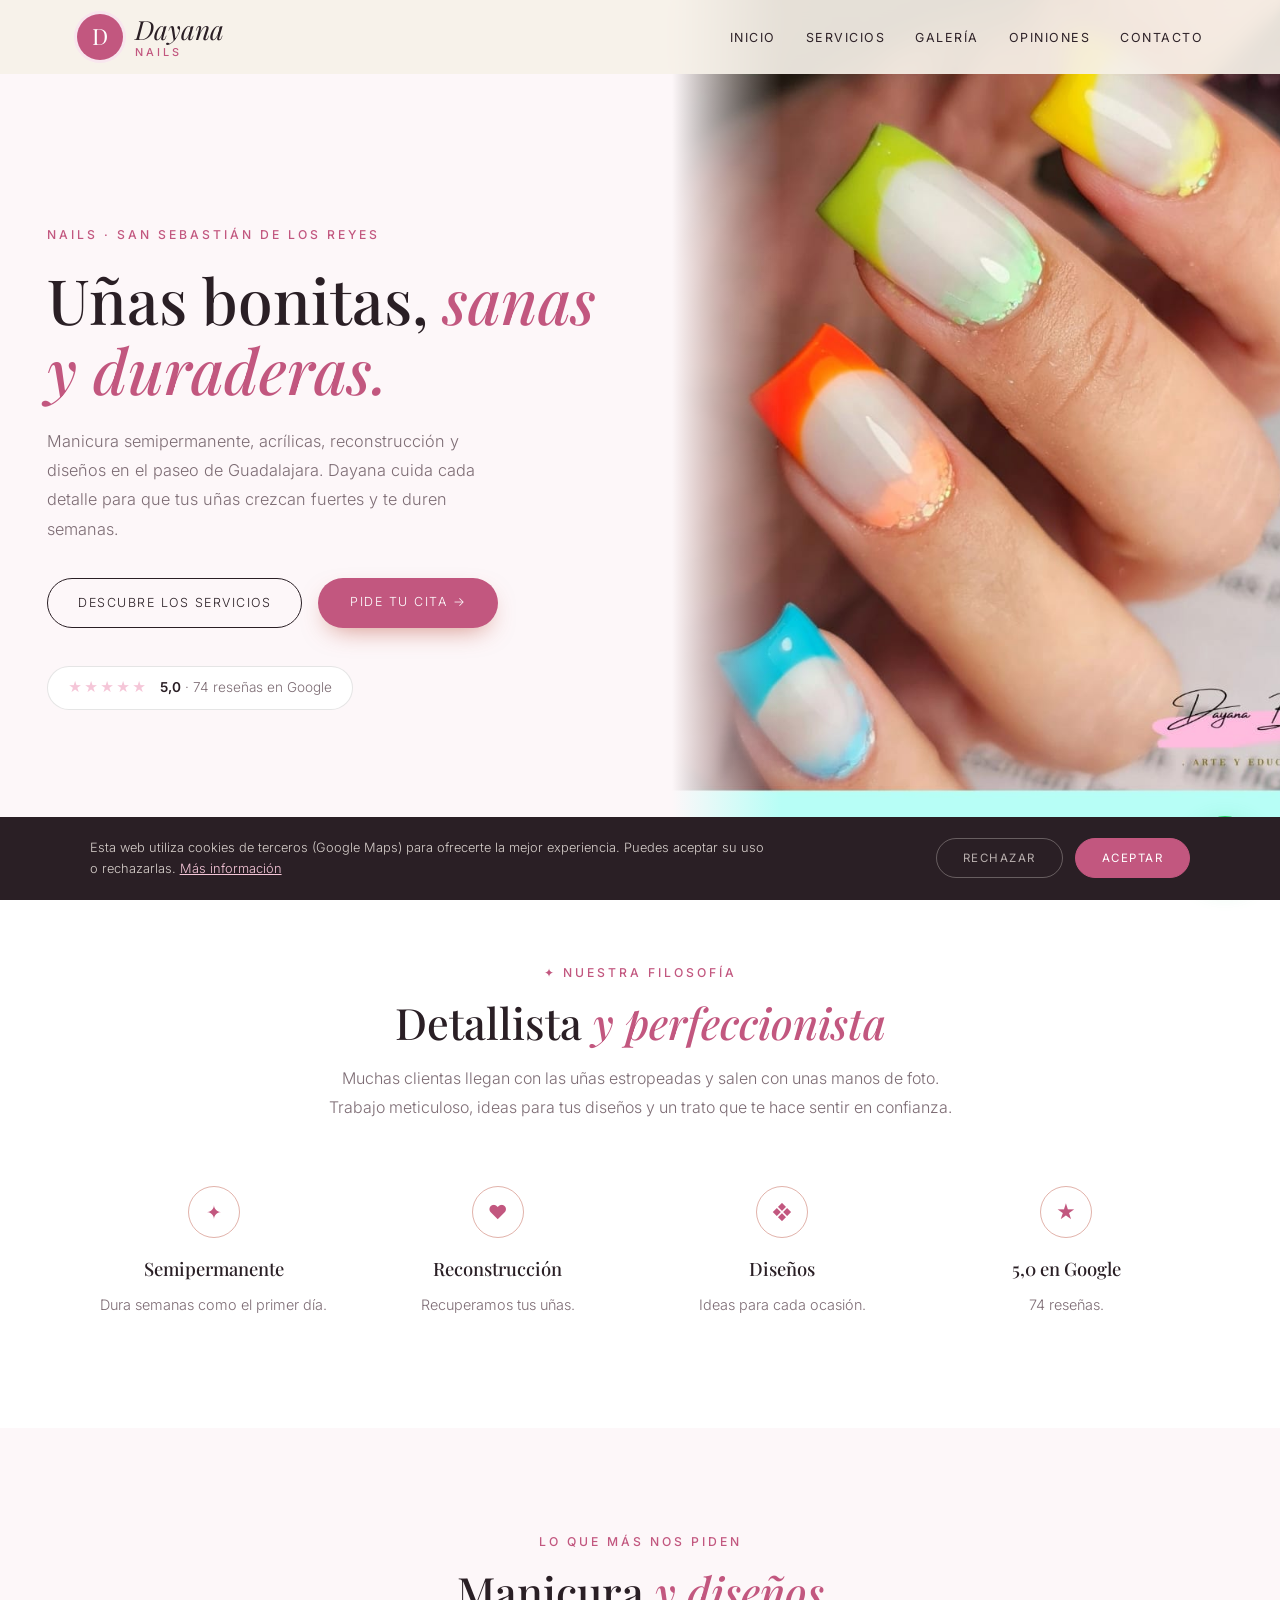
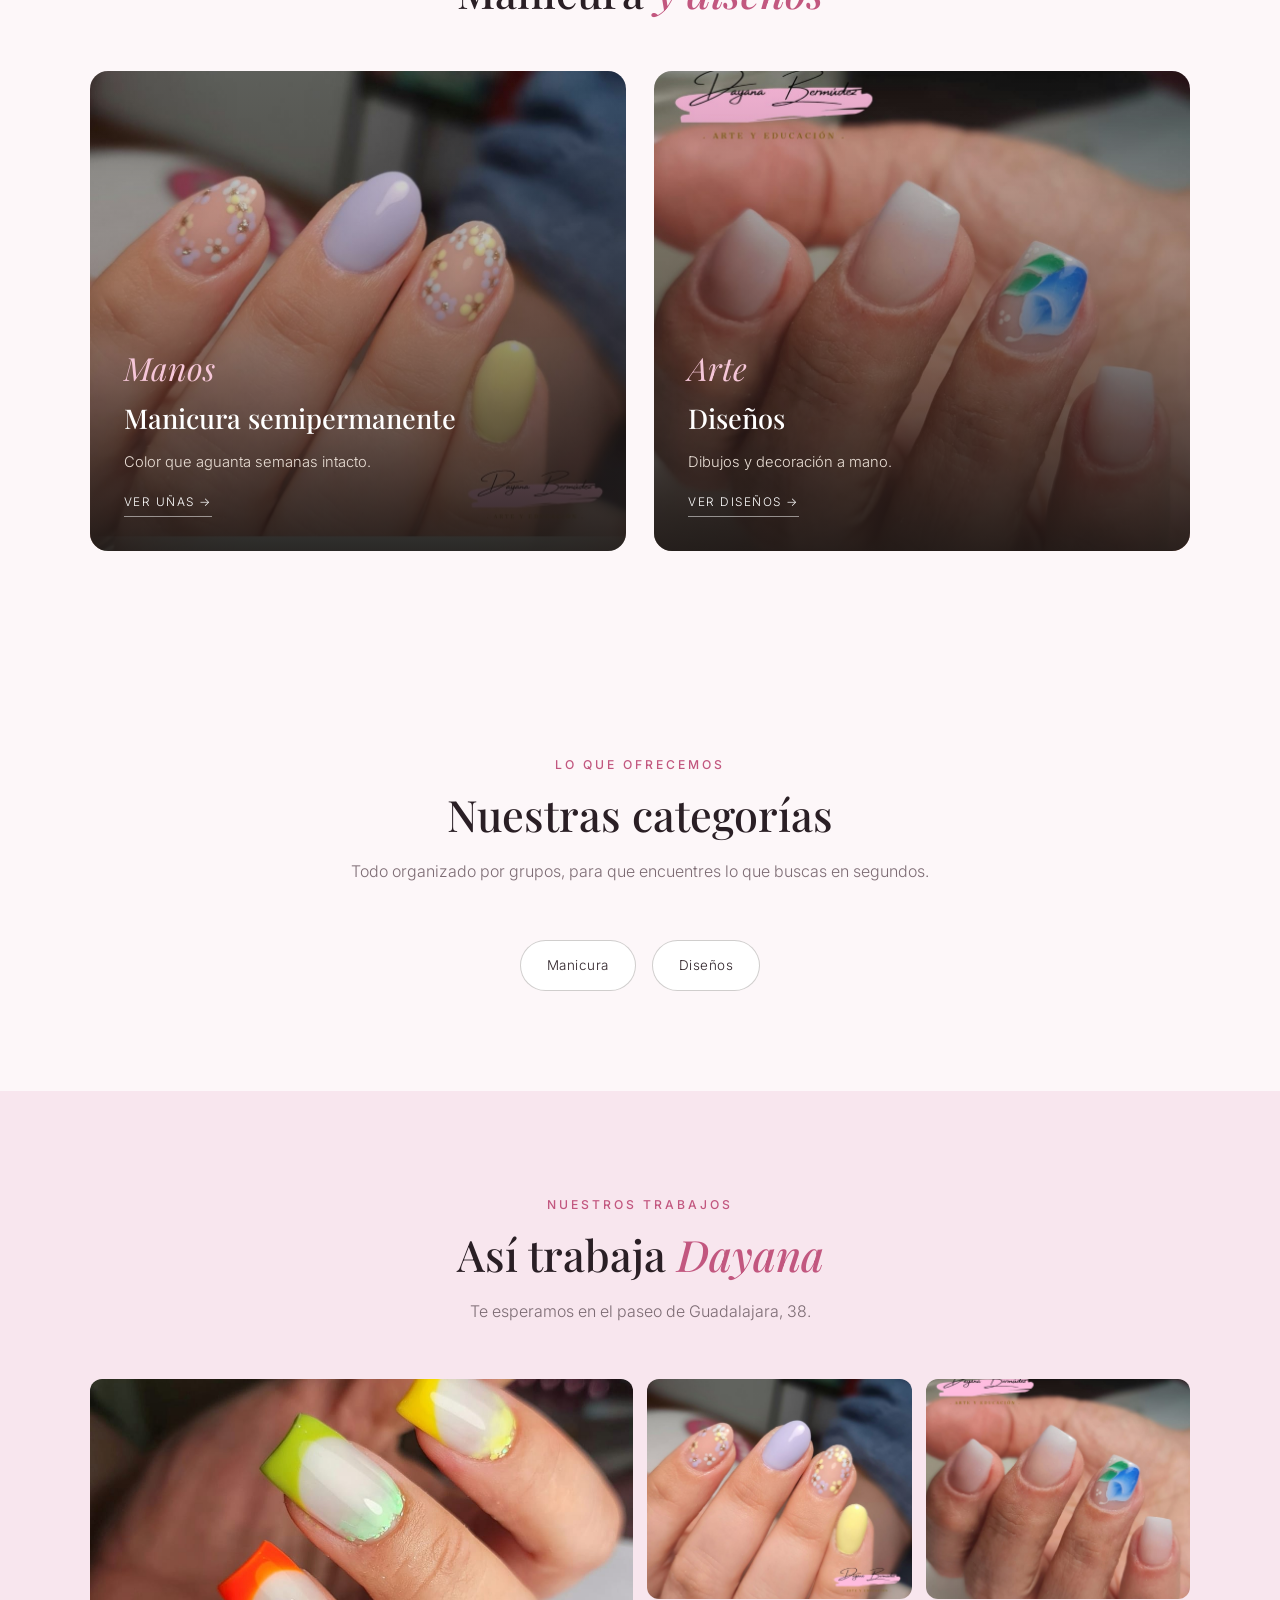
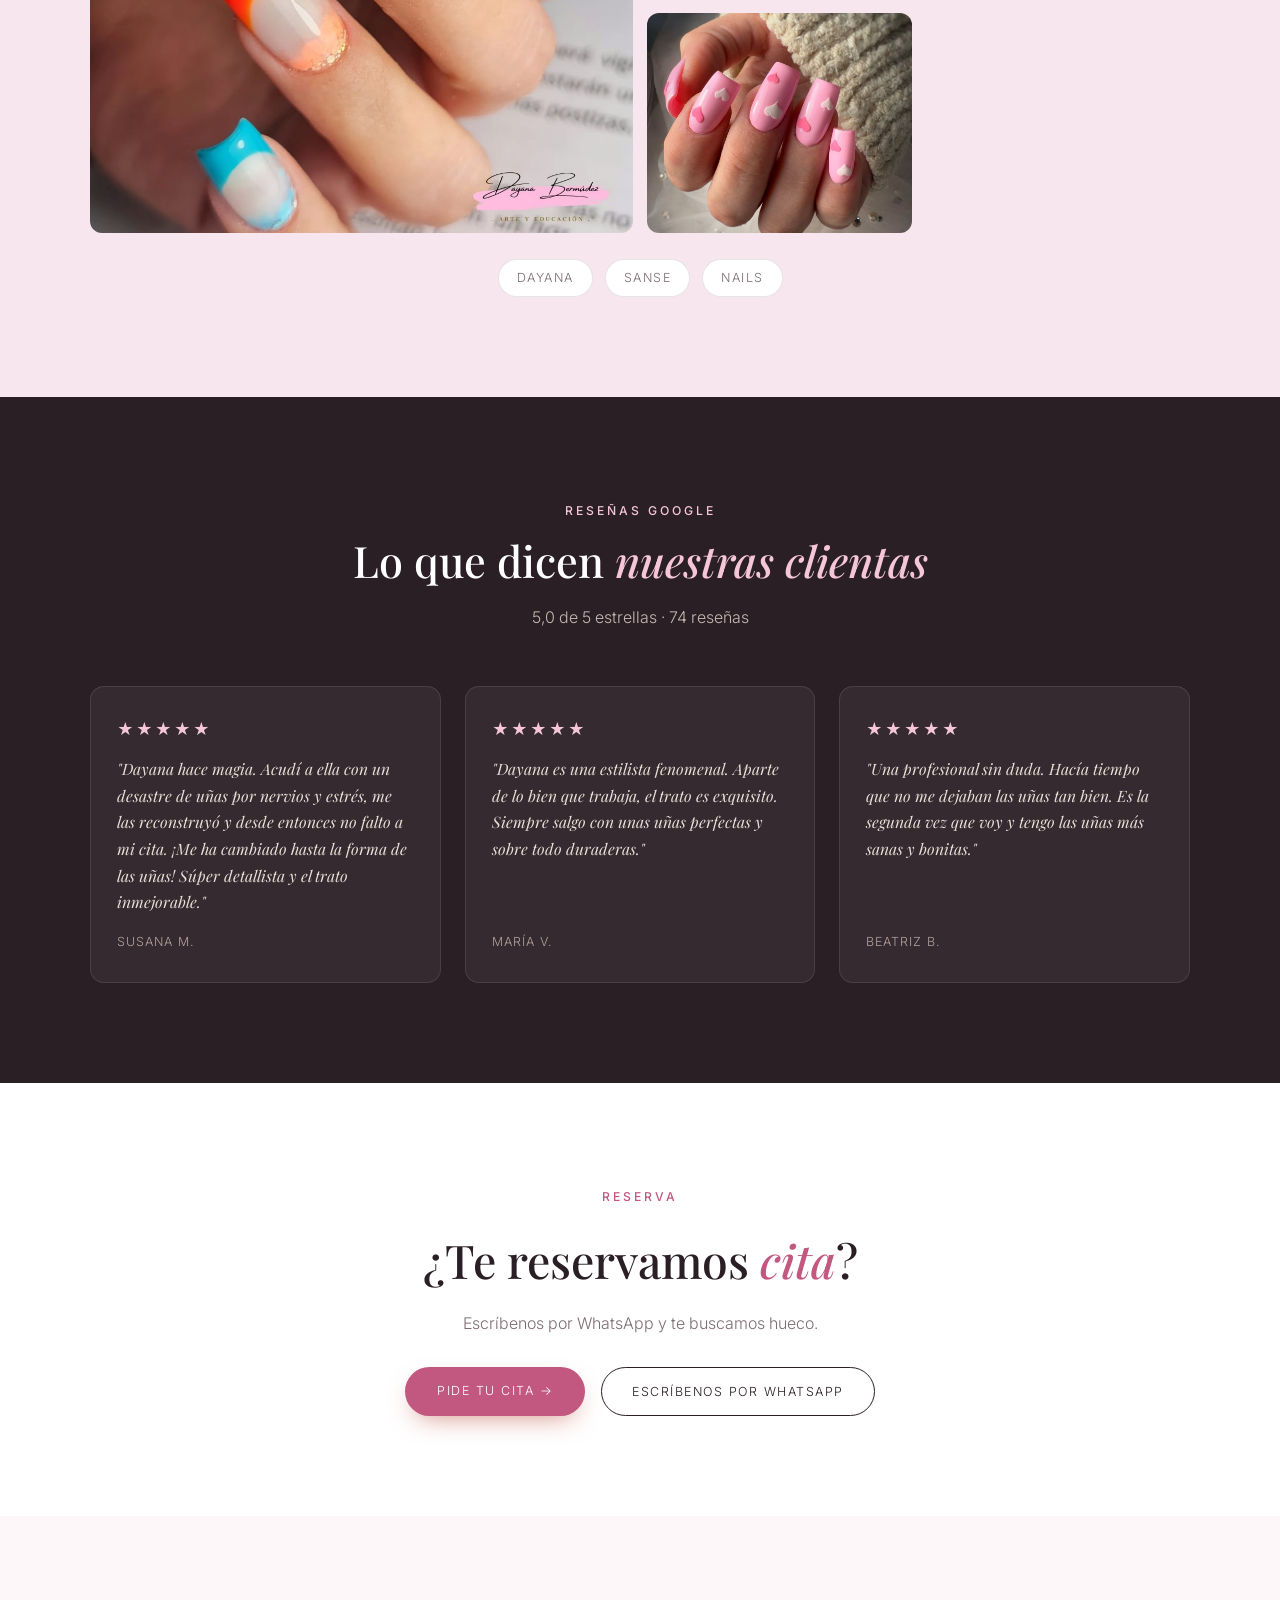
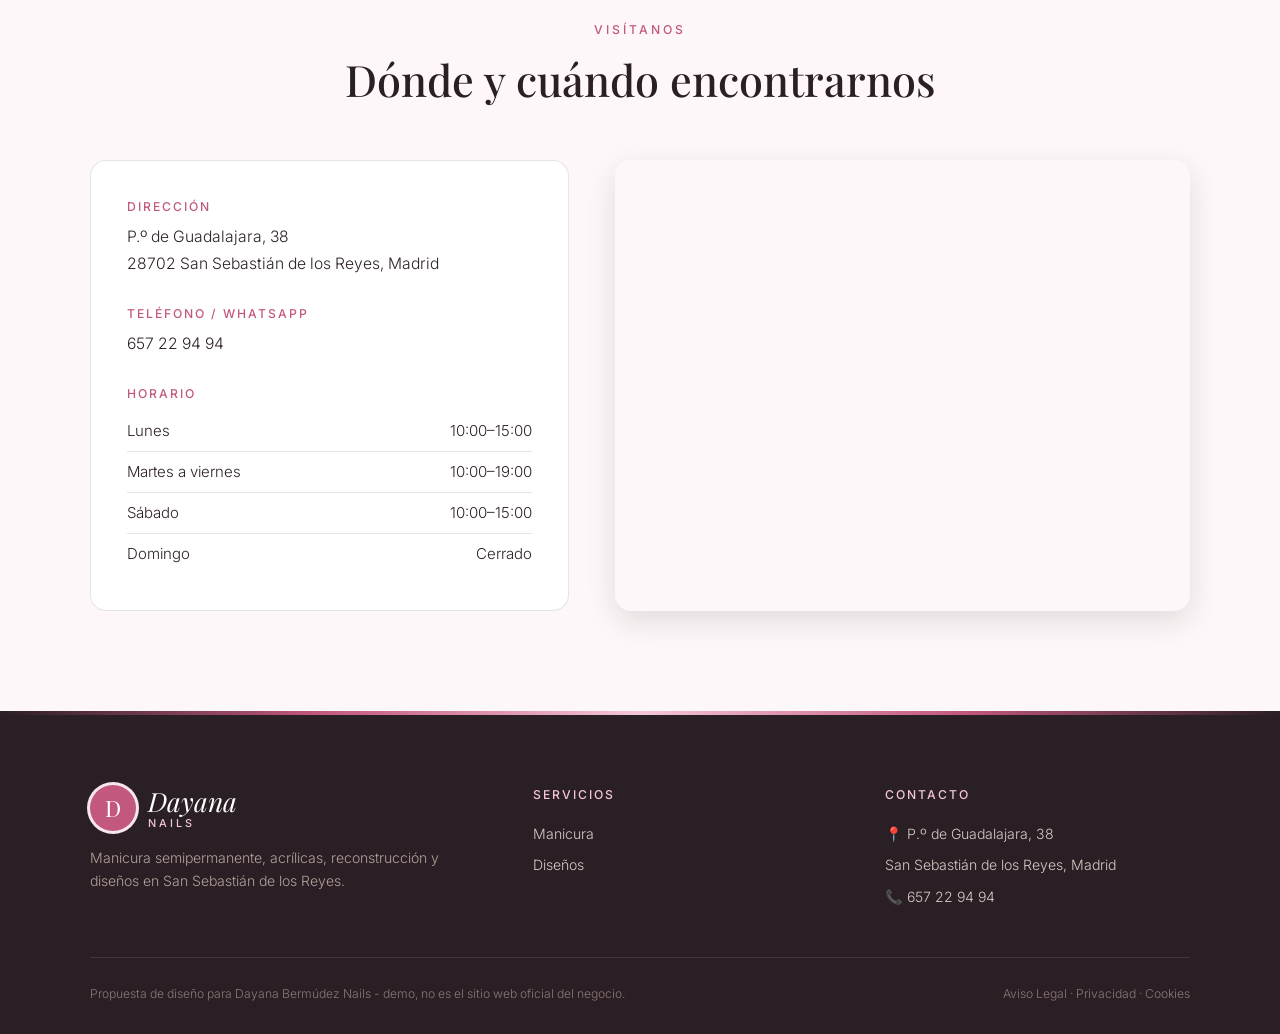
<file: index.html>
<!DOCTYPE html>
<html lang="es">
<head>
<meta charset="UTF-8">
<meta name="viewport" content="width=device-width, initial-scale=1.0">
<title>Dayana Bermúdez Nails — Manicura y uñas en San Sebastián de los Reyes</title>
<meta name="description" content="Dayana Bermúdez Nails, en P.º de Guadalajara 38, San Sebastián de los Reyes. Manicura semipermanente, uñas acrílicas, reconstrucción y diseños. 5,0★ con 74 reseñas en Google.">
<meta name="theme-color" content="#2a1f25">
<meta property="og:title" content="Dayana Bermúdez Nails · San Sebastián de los Reyes">
<meta property="og:image" content="maps_07.jpg">

<link rel="preconnect" href="https://fonts.googleapis.com"><link rel="preconnect" href="https://fonts.gstatic.com" crossorigin><link href="https://fonts.googleapis.com/css2?family=Playfair+Display:wght@600&family=Inter:wght@300;400;500;600&display=swap" rel="stylesheet">
<link rel="stylesheet" href="styles.css">
</head>
<body>

<header id="header">
  <a href="index.html" class="logo" aria-label="Dayana Bermúdez Nails, inicio"><span class="logo-mark">D</span><span class="logo-text"><span class="script">Dayana</span><small>nails</small></span></a>
  <nav id="nav" aria-label="Navegación principal"><ul><li><a href="index.html#inicio">Inicio</a></li><li><a href="servicios.html">Servicios</a></li><li><a href="index.html#galeria">Galería</a></li><li><a href="index.html#opiniones">Opiniones</a></li><li><a href="index.html#contacto">Contacto</a></li></ul></nav><button class="nav-toggle" id="navToggle" aria-label="Abrir menú">☰</button>
</header>

<section class="hero" id="inicio">
  <div class="hero-text">
    <span class="eyebrow">Nails · San Sebastián de los Reyes</span>
    <h1>Uñas bonitas, <em>sanas y duraderas.</em></h1>
    <p>Manicura semipermanente, acrílicas, reconstrucción y diseños en el paseo de Guadalajara. Dayana cuida cada detalle para que tus uñas crezcan fuertes y te duren semanas.</p>
    <div class="hero-ctas">
      <a href="servicios.html" class="btn-outline">Descubre los servicios</a>
      <a href="https://wa.me/34657229494?text=Hola%2C%20quiero%20pedir%20cita%20en%20Dayana%20Berm%C3%BAdez%20Nails" class="btn-solid" target="_blank" rel="noopener">Pide tu cita →</a>
    </div>
    <a class="hero-rating" href="https://www.google.com/maps/search/?api=1&query=Dayana+Bermudez+Nails+Madrid,+P.%C2%BA+de+Guadalajara+38,+San+Sebasti%C3%A1n+de+los+Reyes" target="_blank" rel="noopener"><span class="stars">★★★★★</span><span><strong>5,0</strong> · 74 reseñas en Google</span></a>
  </div>
  <div class="hero-img"><img src="maps_07.jpg" alt="Diseño de uñas de Dayana Bermúdez" style="object-position:center 50%;"></div>
</section>

<section class="trust">
  <div class="section-head">
    <span class="eyebrow">✦ Nuestra filosofía</span>
    <h2>Detallista <em>y perfeccionista</em></h2>
    <p>Muchas clientas llegan con las uñas estropeadas y salen con unas manos de foto. Trabajo meticuloso, ideas para tus diseños y un trato que te hace sentir en confianza.</p>
  </div>
  <div class="trust-grid">
    <div class="trust-card"><span class="trust-ic">✦</span><h3>Semipermanente</h3><p>Dura semanas como el primer día.</p></div>
    <div class="trust-card"><span class="trust-ic">♥</span><h3>Reconstrucción</h3><p>Recuperamos tus uñas.</p></div>
    <div class="trust-card"><span class="trust-ic">❖</span><h3>Diseños</h3><p>Ideas para cada ocasión.</p></div>
    <div class="trust-card"><span class="trust-ic">★</span><h3>5,0 en Google</h3><p>74 reseñas.</p></div>
  </div>
</section>

<section class="worlds">
  <div class="section-head">
    <span class="eyebrow">Lo que más nos piden</span>
    <h2>Manicura <em>y diseños</em></h2>
  </div>
  <div class="worlds-grid">
    <a href="servicios.html#unas" class="world-card"><img src="maps_04.jpg" alt="Manicura semipermanente"><div class="world-text"><span class="script">Manos</span><h3>Manicura semipermanente</h3><p>Color que aguanta semanas intacto.</p><span class="world-link">Ver uñas →</span></div></a>
    <a href="servicios.html#disenos" class="world-card"><img src="maps_06.jpg" alt="Diseños"><div class="world-text"><span class="script">Arte</span><h3>Diseños</h3><p>Dibujos y decoración a mano.</p><span class="world-link">Ver diseños →</span></div></a>
  </div>
</section>

<section>
  <div class="section-head">
    <span class="eyebrow">Lo que ofrecemos</span>
    <h2>Nuestras categorías</h2>
    <p>Todo organizado por grupos, para que encuentres lo que buscas en segundos.</p>
  </div>
  <div class="cat-pills">
    <a href="servicios.html#unas" class="cat-pill">Manicura</a>
    <a href="servicios.html#disenos" class="cat-pill">Diseños</a>
  </div>
</section>

<section class="gallery-wrap" id="galeria">
  <div class="section-head">
    <span class="eyebrow">Nuestros trabajos</span>
    <h2>Así trabaja <em>Dayana</em></h2>
    <p>Te esperamos en el paseo de Guadalajara, 38.</p>
  </div>
  <div class="gallery">
    <figure class="big"><img src="maps_07.jpg" alt="Francesa de colores" loading="lazy"></figure>
    <figure><img src="maps_04.jpg" alt="Diseño con flores" loading="lazy"></figure>
    <figure><img src="maps_06.jpg" alt="Diseño a mano" loading="lazy"></figure>
    <figure><img src="maps_01.jpg" alt="Uñas rosas con corazones" loading="lazy"></figure>
  </div>
  <div class="brands"><span>Dayana</span><span>Sanse</span><span>Nails</span></div>
</section>

<section class="reviews-wrap" id="opiniones">
  <div class="section-head">
    <span class="eyebrow">Reseñas Google</span>
    <h2>Lo que dicen <em>nuestras clientas</em></h2>
    <p>5,0 de 5 estrellas · 74 reseñas</p>
  </div>
  <div class="review-grid">
    <div class="review-card"><div class="stars">★★★★★</div><p>"Dayana hace magia. Acudí a ella con un desastre de uñas por nervios y estrés, me las reconstruyó y desde entonces no falto a mi cita. ¡Me ha cambiado hasta la forma de las uñas! Súper detallista y el trato inmejorable."</p><cite>Susana M.</cite></div>
    <div class="review-card"><div class="stars">★★★★★</div><p>"Dayana es una estilista fenomenal. Aparte de lo bien que trabaja, el trato es exquisito. Siempre salgo con unas uñas perfectas y sobre todo duraderas."</p><cite>María V.</cite></div>
    <div class="review-card"><div class="stars">★★★★★</div><p>"Una profesional sin duda. Hacía tiempo que no me dejaban las uñas tan bien. Es la segunda vez que voy y tengo las uñas más sanas y bonitas."</p><cite>Beatriz B.</cite></div>
  </div>
</section>

<section class="cta-section">
  <span class="eyebrow">Reserva</span>
  <h2>¿Te reservamos <em>cita</em>?</h2>
  <p>Escríbenos por WhatsApp y te buscamos hueco.</p>
  <div class="cta-row">
    <a href="https://wa.me/34657229494?text=Hola%2C%20quiero%20pedir%20cita%20en%20Dayana%20Berm%C3%BAdez%20Nails" class="btn-solid" target="_blank" rel="noopener">Pide tu cita →</a>
    <a href="https://wa.me/34657229494?text=Hola%2C%20quiero%20pedir%20cita%20en%20Dayana%20Berm%C3%BAdez%20Nails" class="btn-outline" target="_blank" rel="noopener">Escríbenos por WhatsApp</a>
  </div>
</section>

<section class="contact-section" id="contacto">
  <div class="section-head">
    <span class="eyebrow">Visítanos</span>
    <h2>Dónde y cuándo encontrarnos</h2>
  </div>
  <div class="contact-grid">
    <div class="contact-info">
      <div class="contact-block"><h3>Dirección</h3><p>P.º de Guadalajara, 38<br>28702 San Sebastián de los Reyes, Madrid</p></div>
      <div class="contact-block"><h3>Teléfono / WhatsApp</h3><p><a href="tel:+34657229494">657 22 94 94</a></p></div>
      <div class="contact-block"><h3>Horario</h3><ul class="hours-list"><li><span>Lunes</span><span>10:00–15:00</span></li><li><span>Martes a viernes</span><span>10:00–19:00</span></li><li><span>Sábado</span><span>10:00–15:00</span></li><li><span>Domingo</span><span>Cerrado</span></li></ul></div>
      
    </div>
    <div class="contact-map">
      <iframe title="Mapa de Dayana Bermúdez Nails" src="https://www.google.com/maps?q=Dayana+Bermudez+Nails+Madrid,+P.%C2%BA+de+Guadalajara+38,+San+Sebasti%C3%A1n+de+los+Reyes&output=embed" width="100%" height="100%" style="border:0;" allowfullscreen="" loading="lazy" referrerpolicy="no-referrer-when-downgrade"></iframe>
    </div>
  </div>
</section>

<footer>
  <div class="footer-grid">
    <div class="footer-brand">
      <a href="index.html" class="logo light"><span class="logo-mark">D</span><span class="logo-text"><span class="script">Dayana</span><small>nails</small></span></a>
      <p>Manicura semipermanente, acrílicas, reconstrucción y diseños en San Sebastián de los Reyes.</p>
    </div>
    <div><h4>Servicios</h4><ul><li><a href="servicios.html#unas">Manicura</a></li><li><a href="servicios.html#disenos">Diseños</a></li></ul></div>
    <div><h4>Contacto</h4><ul><li>📍 P.º de Guadalajara, 38</li><li>San Sebastián de los Reyes, Madrid</li><li>📞 <a href="tel:+34657229494">657 22 94 94</a></li></ul></div>
  </div>
  <div class="footer-bottom">
    <span>Propuesta de diseño para Dayana Bermúdez Nails - demo, no es el sitio web oficial del negocio.</span>
    <span><a href="aviso-legal.html">Aviso Legal</a> &middot; <a href="politica-privacidad.html">Privacidad</a> &middot; <a href="politica-cookies.html">Cookies</a></span>
  </div>
</footer>

<div id="cookie-banner" class="cookie-banner"><p>Esta web utiliza cookies de terceros (Google Maps) para ofrecerte la mejor experiencia. Puedes aceptar su uso o rechazarlas. <a href="politica-cookies.html">Más información</a></p><div class="cookie-actions"><button onclick="setCookieChoice('rejected')" class="ck-reject">Rechazar</button><button onclick="setCookieChoice('accepted')" class="ck-accept">Aceptar</button></div></div>
<div class="social-fabs"><a class="wa-fab" href="https://wa.me/34657229494?text=Hola%2C%20quiero%20pedir%20cita%20en%20Dayana%20Berm%C3%BAdez%20Nails" target="_blank" rel="noopener" aria-label="Escribir por WhatsApp"><svg width="28" height="28" viewBox="0 0 24 24" fill="white"><path d="M17.5 14.4c-.3-.1-1.8-.9-2-1s-.5-.1-.7.1-.8 1-.9 1.2-.3.2-.6.1a8.2 8.2 0 0 1-2.4-1.5 9 9 0 0 1-1.7-2.1c-.2-.3 0-.5.1-.6l.4-.5.3-.5v-.5l-.9-2.2c-.2-.6-.5-.5-.7-.5h-.6a1.1 1.1 0 0 0-.8.4 3.4 3.4 0 0 0-1 2.5 5.9 5.9 0 0 0 1.2 3.1 13.5 13.5 0 0 0 5.2 4.6c2.6 1 2.6.7 3.1.6a2.6 2.6 0 0 0 1.7-1.2 2.1 2.1 0 0 0 .2-1.2c-.1-.1-.3-.2-.6-.3ZM12 21.8a9.8 9.8 0 0 1-5-1.4l-.4-.2-3.7 1 1-3.6-.2-.4A9.8 9.8 0 1 1 12 21.8Zm8.4-18.3A11.8 11.8 0 0 0 1.8 17.7L.2 23.8l6.3-1.6a11.8 11.8 0 0 0 5.6 1.4A11.8 11.8 0 0 0 20.4 3.5Z"/></svg></a></div>
<script src="main.js"></script>
</body>
</html>
</file>
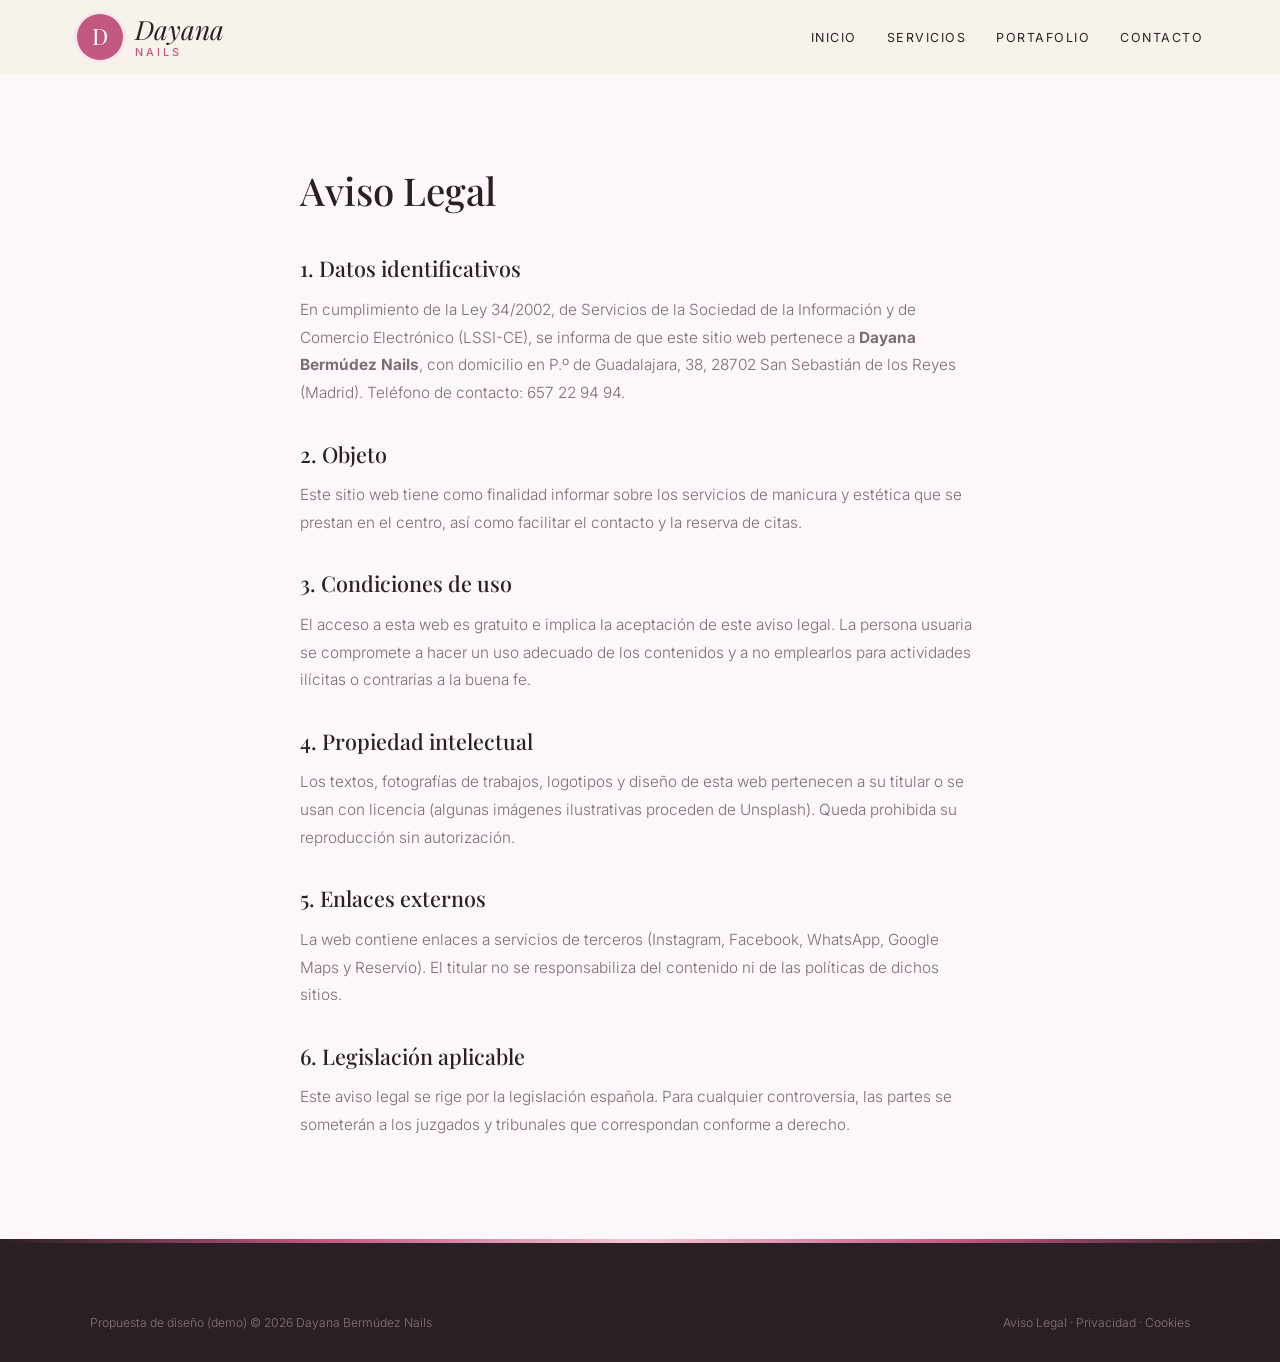
<file: aviso-legal.html>
<!DOCTYPE html>
<html lang="es">
<head>
<meta charset="UTF-8">
<meta name="viewport" content="width=device-width, initial-scale=1.0">
<title>Aviso Legal — Dayana Bermúdez Nails</title>
<meta name="robots" content="noindex">

<link rel="preconnect" href="https://fonts.googleapis.com">
<link href="https://fonts.googleapis.com/css2?family=Playfair+Display:wght@600&family=Inter:wght@300;400;500;600&display=swap" rel="stylesheet">
<link rel="stylesheet" href="styles.css">
</head>
<body>
<header id="header" class="scrolled">
  <a href="index.html" class="logo" aria-label="Dayana Bermúdez Nails, inicio">
    <span class="logo-mark">D</span>
    <span class="logo-text"><span class="script">Dayana</span><small>nails</small></span>
  </a>
  <nav id="nav" aria-label="Navegación principal">
    <ul>
      <li><a href="index.html#inicio">Inicio</a></li>
      <li><a href="servicios.html">Servicios</a></li>
      <li><a href="portafolio.html">Portafolio</a></li>
      <li><a href="index.html#contacto">Contacto</a></li>
    </ul>
  </nav>
  <button class="nav-toggle" id="navToggle" aria-label="Abrir menú">☰</button>
</header>
<main class="legal"><h1>Aviso Legal</h1>
<h2>1. Datos identificativos</h2>
<p>En cumplimiento de la Ley 34/2002, de Servicios de la Sociedad de la Información y de Comercio Electrónico (LSSI-CE), se informa de que este sitio web pertenece a <strong>Dayana Bermúdez Nails</strong>, con domicilio en P.º de Guadalajara, 38, 28702 San Sebastián de los Reyes (Madrid). Teléfono de contacto: 657 22 94 94.</p>
<h2>2. Objeto</h2>
<p>Este sitio web tiene como finalidad informar sobre los servicios de manicura y estética que se prestan en el centro, así como facilitar el contacto y la reserva de citas.</p>
<h2>3. Condiciones de uso</h2>
<p>El acceso a esta web es gratuito e implica la aceptación de este aviso legal. La persona usuaria se compromete a hacer un uso adecuado de los contenidos y a no emplearlos para actividades ilícitas o contrarias a la buena fe.</p>
<h2>4. Propiedad intelectual</h2>
<p>Los textos, fotografías de trabajos, logotipos y diseño de esta web pertenecen a su titular o se usan con licencia (algunas imágenes ilustrativas proceden de Unsplash). Queda prohibida su reproducción sin autorización.</p>
<h2>5. Enlaces externos</h2>
<p>La web contiene enlaces a servicios de terceros (Instagram, Facebook, WhatsApp, Google Maps y Reservio). El titular no se responsabiliza del contenido ni de las políticas de dichos sitios.</p>
<h2>6. Legislación aplicable</h2>
<p>Este aviso legal se rige por la legislación española. Para cualquier controversia, las partes se someterán a los juzgados y tribunales que correspondan conforme a derecho.</p></main>
<footer>
  <div class="footer-bottom" style="margin-top:0">
    <span>Propuesta de diseño (demo) © 2026 Dayana Bermúdez Nails</span>
    <span><a href="aviso-legal.html">Aviso Legal</a> &middot; <a href="politica-privacidad.html">Privacidad</a> &middot; <a href="politica-cookies.html">Cookies</a></span>
  </div>
</footer>
<script src="main.js"></script>
</body>
</html>
</file>
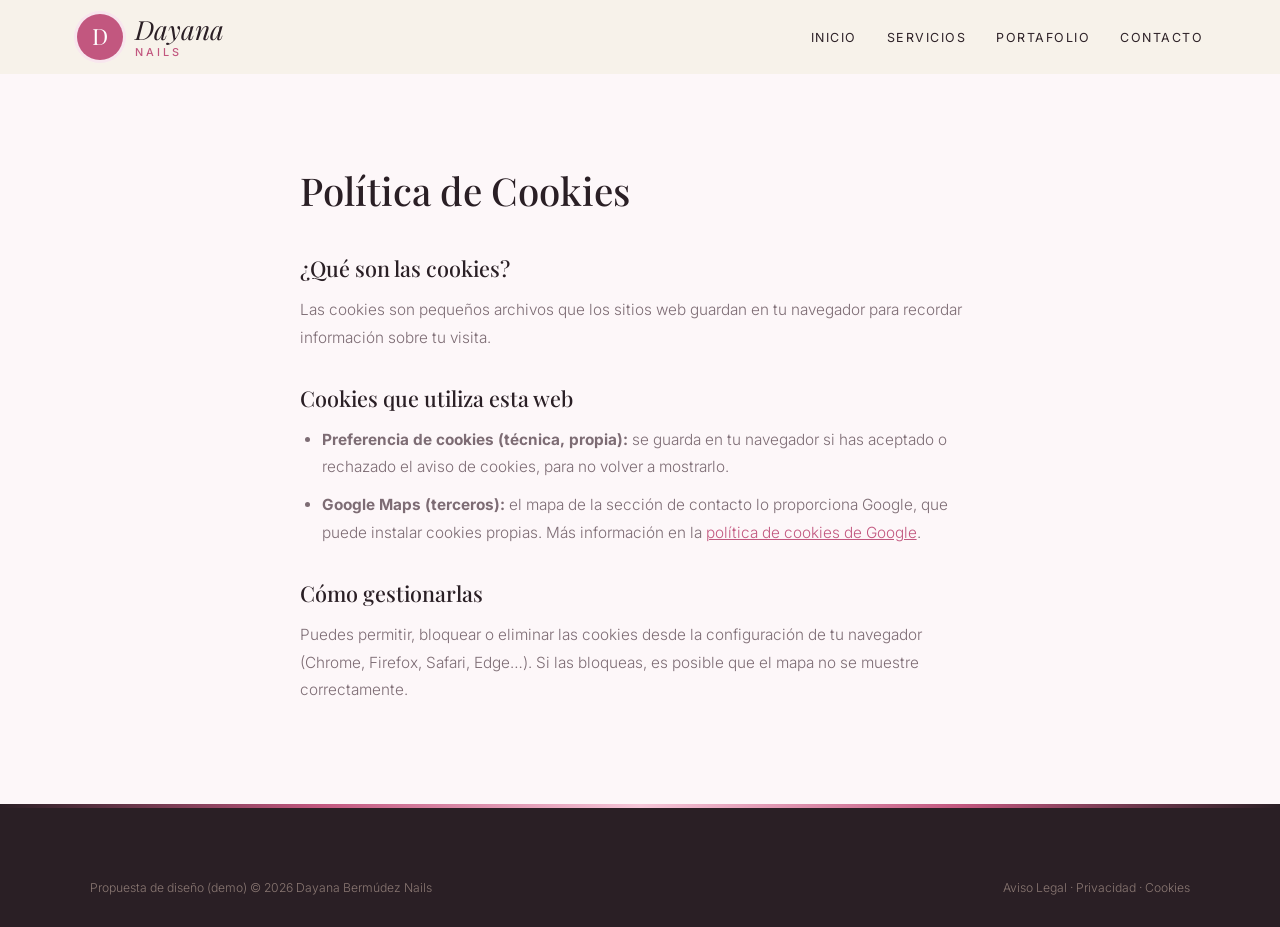
<file: politica-cookies.html>
<!DOCTYPE html>
<html lang="es">
<head>
<meta charset="UTF-8">
<meta name="viewport" content="width=device-width, initial-scale=1.0">
<title>Política de Cookies — Dayana Bermúdez Nails</title>
<meta name="robots" content="noindex">

<link rel="preconnect" href="https://fonts.googleapis.com">
<link href="https://fonts.googleapis.com/css2?family=Playfair+Display:wght@600&family=Inter:wght@300;400;500;600&display=swap" rel="stylesheet">
<link rel="stylesheet" href="styles.css">
</head>
<body>
<header id="header" class="scrolled">
  <a href="index.html" class="logo" aria-label="Dayana Bermúdez Nails, inicio">
    <span class="logo-mark">D</span>
    <span class="logo-text"><span class="script">Dayana</span><small>nails</small></span>
  </a>
  <nav id="nav" aria-label="Navegación principal">
    <ul>
      <li><a href="index.html#inicio">Inicio</a></li>
      <li><a href="servicios.html">Servicios</a></li>
      <li><a href="portafolio.html">Portafolio</a></li>
      <li><a href="index.html#contacto">Contacto</a></li>
    </ul>
  </nav>
  <button class="nav-toggle" id="navToggle" aria-label="Abrir menú">☰</button>
</header>
<main class="legal"><h1>Política de Cookies</h1>
<h2>¿Qué son las cookies?</h2>
<p>Las cookies son pequeños archivos que los sitios web guardan en tu navegador para recordar información sobre tu visita.</p>
<h2>Cookies que utiliza esta web</h2>
<ul>
<li><strong>Preferencia de cookies (técnica, propia):</strong> se guarda en tu navegador si has aceptado o rechazado el aviso de cookies, para no volver a mostrarlo.</li>
<li><strong>Google Maps (terceros):</strong> el mapa de la sección de contacto lo proporciona Google, que puede instalar cookies propias. Más información en la <a href="https://policies.google.com/technologies/cookies" target="_blank" rel="noopener">política de cookies de Google</a>.</li>
</ul>
<h2>Cómo gestionarlas</h2>
<p>Puedes permitir, bloquear o eliminar las cookies desde la configuración de tu navegador (Chrome, Firefox, Safari, Edge…). Si las bloqueas, es posible que el mapa no se muestre correctamente.</p></main>
<footer>
  <div class="footer-bottom" style="margin-top:0">
    <span>Propuesta de diseño (demo) © 2026 Dayana Bermúdez Nails</span>
    <span><a href="aviso-legal.html">Aviso Legal</a> &middot; <a href="politica-privacidad.html">Privacidad</a> &middot; <a href="politica-cookies.html">Cookies</a></span>
  </div>
</footer>
<script src="main.js"></script>
</body>
</html>
</file>
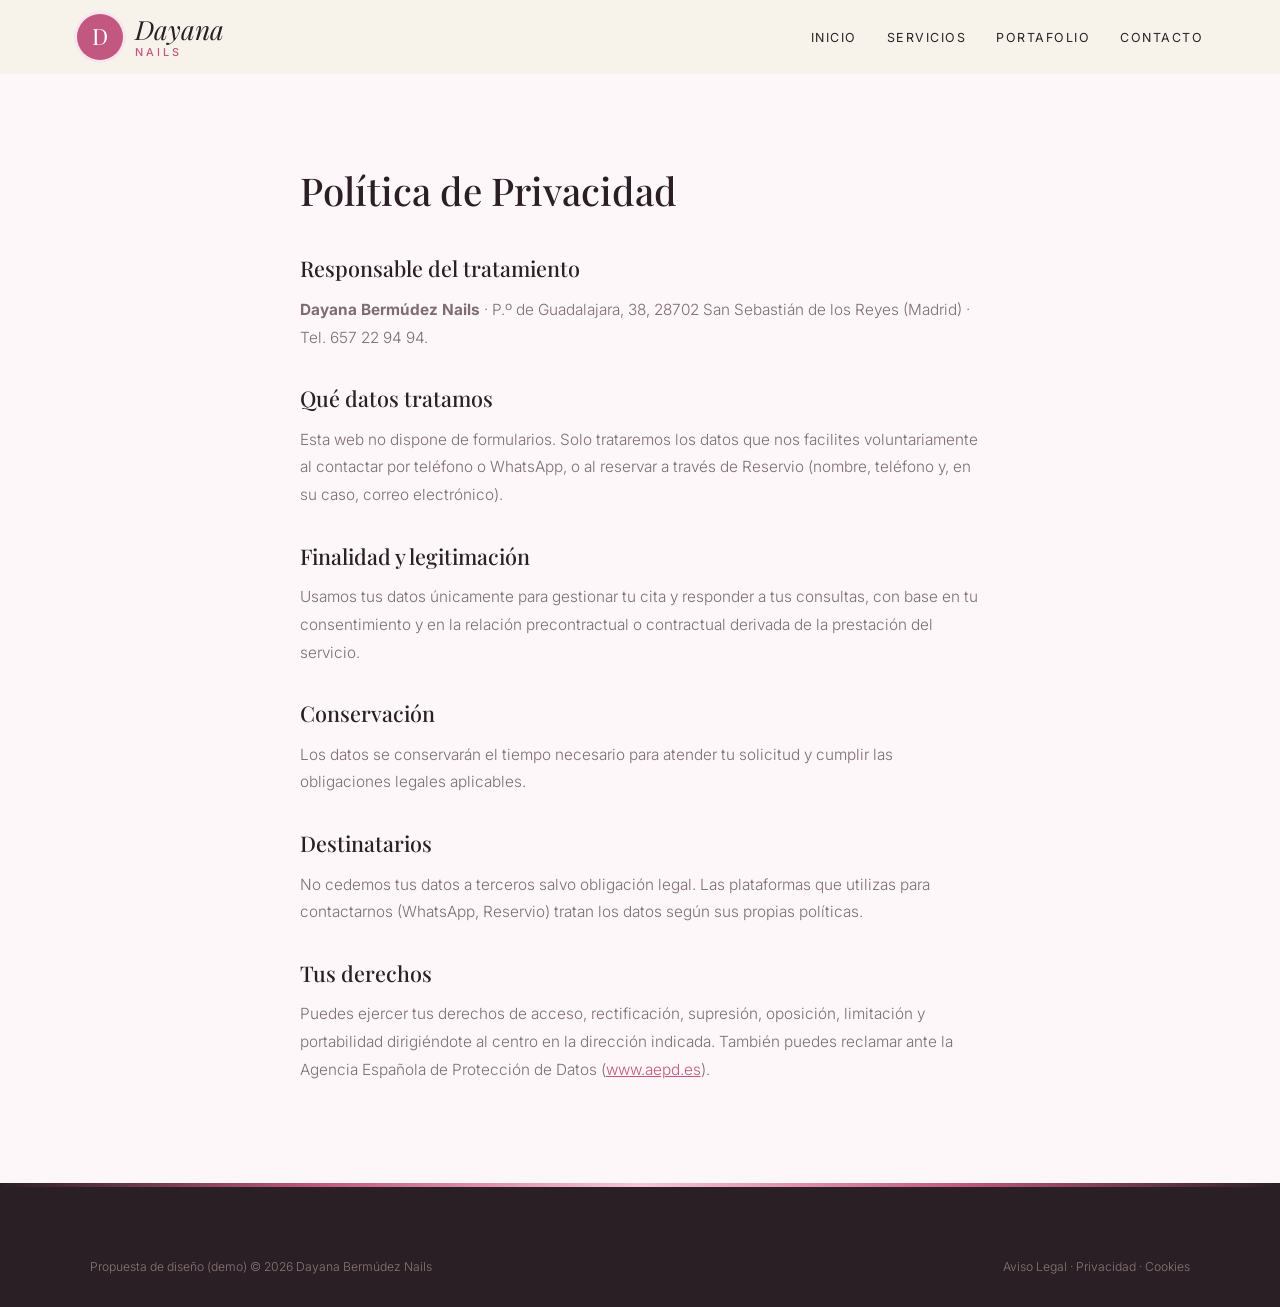
<file: politica-privacidad.html>
<!DOCTYPE html>
<html lang="es">
<head>
<meta charset="UTF-8">
<meta name="viewport" content="width=device-width, initial-scale=1.0">
<title>Política de Privacidad — Dayana Bermúdez Nails</title>
<meta name="robots" content="noindex">

<link rel="preconnect" href="https://fonts.googleapis.com">
<link href="https://fonts.googleapis.com/css2?family=Playfair+Display:wght@600&family=Inter:wght@300;400;500;600&display=swap" rel="stylesheet">
<link rel="stylesheet" href="styles.css">
</head>
<body>
<header id="header" class="scrolled">
  <a href="index.html" class="logo" aria-label="Dayana Bermúdez Nails, inicio">
    <span class="logo-mark">D</span>
    <span class="logo-text"><span class="script">Dayana</span><small>nails</small></span>
  </a>
  <nav id="nav" aria-label="Navegación principal">
    <ul>
      <li><a href="index.html#inicio">Inicio</a></li>
      <li><a href="servicios.html">Servicios</a></li>
      <li><a href="portafolio.html">Portafolio</a></li>
      <li><a href="index.html#contacto">Contacto</a></li>
    </ul>
  </nav>
  <button class="nav-toggle" id="navToggle" aria-label="Abrir menú">☰</button>
</header>
<main class="legal"><h1>Política de Privacidad</h1>
<h2>Responsable del tratamiento</h2>
<p><strong>Dayana Bermúdez Nails</strong> · P.º de Guadalajara, 38, 28702 San Sebastián de los Reyes (Madrid) · Tel. 657 22 94 94.</p>
<h2>Qué datos tratamos</h2>
<p>Esta web no dispone de formularios. Solo trataremos los datos que nos facilites voluntariamente al contactar por teléfono o WhatsApp, o al reservar a través de Reservio (nombre, teléfono y, en su caso, correo electrónico).</p>
<h2>Finalidad y legitimación</h2>
<p>Usamos tus datos únicamente para gestionar tu cita y responder a tus consultas, con base en tu consentimiento y en la relación precontractual o contractual derivada de la prestación del servicio.</p>
<h2>Conservación</h2>
<p>Los datos se conservarán el tiempo necesario para atender tu solicitud y cumplir las obligaciones legales aplicables.</p>
<h2>Destinatarios</h2>
<p>No cedemos tus datos a terceros salvo obligación legal. Las plataformas que utilizas para contactarnos (WhatsApp, Reservio) tratan los datos según sus propias políticas.</p>
<h2>Tus derechos</h2>
<p>Puedes ejercer tus derechos de acceso, rectificación, supresión, oposición, limitación y portabilidad dirigiéndote al centro en la dirección indicada. También puedes reclamar ante la Agencia Española de Protección de Datos (<a href="https://www.aepd.es" target="_blank" rel="noopener">www.aepd.es</a>).</p></main>
<footer>
  <div class="footer-bottom" style="margin-top:0">
    <span>Propuesta de diseño (demo) © 2026 Dayana Bermúdez Nails</span>
    <span><a href="aviso-legal.html">Aviso Legal</a> &middot; <a href="politica-privacidad.html">Privacidad</a> &middot; <a href="politica-cookies.html">Cookies</a></span>
  </div>
</footer>
<script src="main.js"></script>
</body>
</html>
</file>
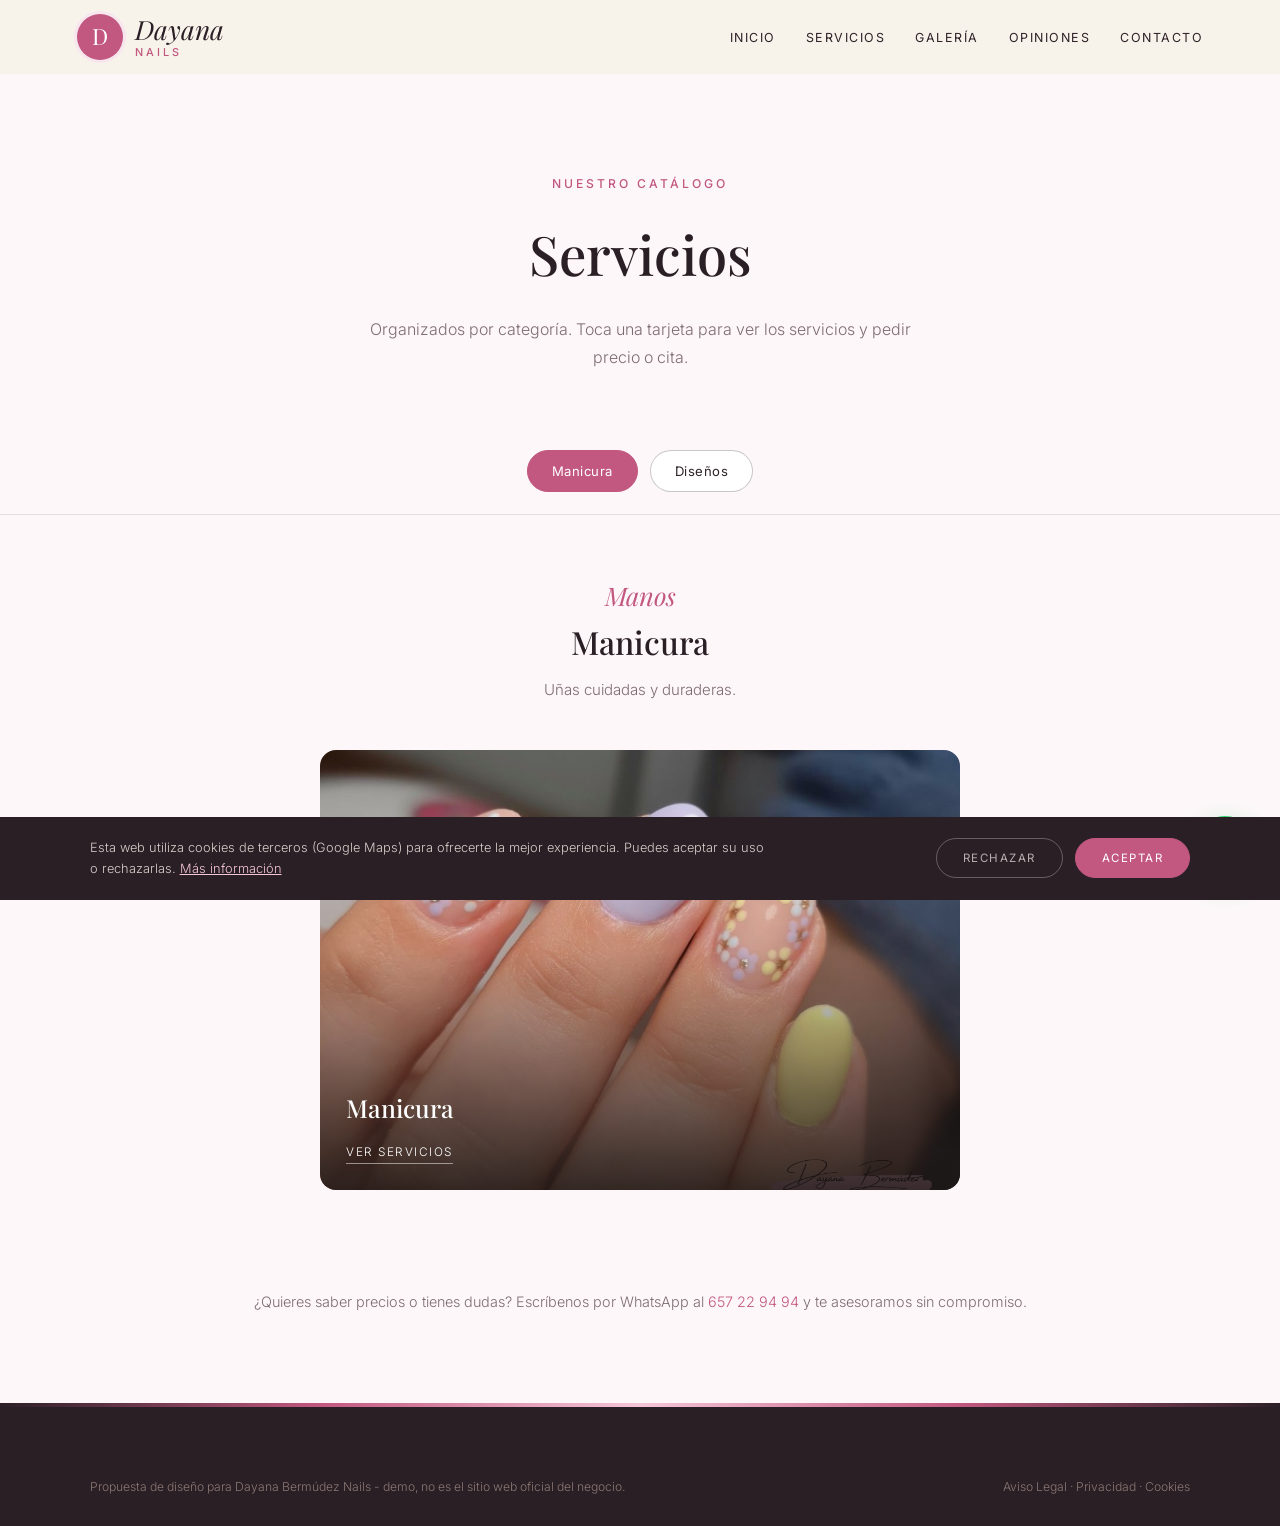
<file: servicios.html>
<!DOCTYPE html>
<html lang="es">
<head>
<meta charset="UTF-8">
<meta name="viewport" content="width=device-width, initial-scale=1.0">
<title>Servicios — Dayana Bermúdez Nails · San Sebastián de los Reyes</title>
<meta name="description" content="Servicios de Dayana Bermúdez Nails en San Sebastián de los Reyes.">

<link rel="preconnect" href="https://fonts.googleapis.com"><link rel="preconnect" href="https://fonts.gstatic.com" crossorigin><link href="https://fonts.googleapis.com/css2?family=Playfair+Display:wght@600&family=Inter:wght@300;400;500;600&display=swap" rel="stylesheet">
<link rel="stylesheet" href="styles.css">
</head>
<body>

<header id="header" class="scrolled">
  <a href="index.html" class="logo" aria-label="Dayana Bermúdez Nails, inicio"><span class="logo-mark">D</span><span class="logo-text"><span class="script">Dayana</span><small>nails</small></span></a>
  <nav id="nav" aria-label="Navegación principal"><ul><li><a href="index.html#inicio">Inicio</a></li><li><a href="servicios.html">Servicios</a></li><li><a href="index.html#galeria">Galería</a></li><li><a href="index.html#opiniones">Opiniones</a></li><li><a href="index.html#contacto">Contacto</a></li></ul></nav><button class="nav-toggle" id="navToggle" aria-label="Abrir menú">☰</button>
</header>

<div class="page-hero">
  <span class="eyebrow">Nuestro catálogo</span>
  <h1>Servicios</h1>
  <p>Organizados por categoría. Toca una tarjeta para ver los servicios y pedir precio o cita.</p>
</div>

<div class="tabs">
  <button class="tab-btn active" data-tab="unas">Manicura</button>
  <button class="tab-btn" data-tab="disenos">Diseños</button>
  
</div>

<div class="tab-panel active" id="unas">
  <div class="tab-intro"><span class="script">Manos</span><h2>Manicura</h2><p>Uñas cuidadas y duraderas.</p></div>
  <div class="cat-grid single">
    <div class="cat-card" onclick="openModal('unas')"><img src="maps_04.jpg" alt="Manicura" loading="lazy"><div class="cat-card-text"><h3>Manicura</h3><span>Ver servicios</span></div></div>
  </div>
</div>

<div class="tab-panel" id="disenos">
  <div class="tab-intro"><span class="script">Arte</span><h2>Diseños</h2><p>Ideas para cada ocasión.</p></div>
  <div class="cat-grid single">
    <div class="cat-card" onclick="openModal('disenos')"><img src="maps_06.jpg" alt="Diseños" loading="lazy"><div class="cat-card-text"><h3>Diseños</h3><span>Ver servicios</span></div></div>
  </div>
</div>


<p class="services-note">¿Quieres saber precios o tienes dudas? Escríbenos por WhatsApp al <a href="https://wa.me/34657229494" target="_blank" rel="noopener" style="color:var(--red)">657 22 94 94</a> y te asesoramos sin compromiso.</p>

<div class="modal-overlay" id="modal-unas"><div class="modal">
  <button class="modal-close" onclick="closeModal('unas')" aria-label="Cerrar">×</button>
  <h3>Manicura</h3><p class="modal-sub">Manos</p>
  <div class="svc-row"><div><div class="svc-name">Manicura semipermanente</div><span class="svc-desc">Color que aguanta semanas.</span></div><div class="svc-price">Consultar</div></div>
  <div class="svc-row"><div><div class="svc-name">Uñas acrílicas</div><span class="svc-desc">Largo y forma a tu gusto.</span></div><div class="svc-price">Consultar</div></div>
  <div class="svc-row"><div><div class="svc-name">Reconstrucción de uñas</div><span class="svc-desc">Para uñas dañadas o mordidas.</span></div><div class="svc-price">Consultar</div></div>
  <a class="modal-cta alt" href="https://wa.me/34657229494?text=Hola%2C%20quiero%20informaci%C3%B3n%20sobre%20manicura" target="_blank" rel="noopener">Pedir cita por WhatsApp</a>
</div></div>

<div class="modal-overlay" id="modal-disenos"><div class="modal">
  <button class="modal-close" onclick="closeModal('disenos')" aria-label="Cerrar">×</button>
  <h3>Diseños</h3><p class="modal-sub">Nail art</p>
  <div class="svc-row"><div><div class="svc-name">Francesa</div><span class="svc-desc">Clásica o de colores.</span></div><div class="svc-price">Consultar</div></div>
  <div class="svc-row"><div><div class="svc-name">Diseños a mano</div><span class="svc-desc">Flores, corazones y lo que imagines.</span></div><div class="svc-price">Consultar</div></div>
  <div class="svc-row"><div><div class="svc-name">Decoración</div><span class="svc-desc">Brillos y detalles.</span></div><div class="svc-price">Consultar</div></div>
  <a class="modal-cta alt" href="https://wa.me/34657229494?text=Hola%2C%20quiero%20informaci%C3%B3n%20sobre%20dise%C3%B1os" target="_blank" rel="noopener">Pedir cita por WhatsApp</a>
</div></div>


<footer>
  <div class="footer-bottom" style="margin-top:0">
    <span>Propuesta de diseño para Dayana Bermúdez Nails - demo, no es el sitio web oficial del negocio.</span>
    <span><a href="aviso-legal.html">Aviso Legal</a> &middot; <a href="politica-privacidad.html">Privacidad</a> &middot; <a href="politica-cookies.html">Cookies</a></span>
  </div>
</footer>

<div id="cookie-banner" class="cookie-banner"><p>Esta web utiliza cookies de terceros (Google Maps) para ofrecerte la mejor experiencia. Puedes aceptar su uso o rechazarlas. <a href="politica-cookies.html">Más información</a></p><div class="cookie-actions"><button onclick="setCookieChoice('rejected')" class="ck-reject">Rechazar</button><button onclick="setCookieChoice('accepted')" class="ck-accept">Aceptar</button></div></div>
<div class="social-fabs"><a class="wa-fab" href="https://wa.me/34657229494?text=Hola%2C%20quiero%20pedir%20cita%20en%20Dayana%20Berm%C3%BAdez%20Nails" target="_blank" rel="noopener" aria-label="Escribir por WhatsApp"><svg width="28" height="28" viewBox="0 0 24 24" fill="white"><path d="M17.5 14.4c-.3-.1-1.8-.9-2-1s-.5-.1-.7.1-.8 1-.9 1.2-.3.2-.6.1a8.2 8.2 0 0 1-2.4-1.5 9 9 0 0 1-1.7-2.1c-.2-.3 0-.5.1-.6l.4-.5.3-.5v-.5l-.9-2.2c-.2-.6-.5-.5-.7-.5h-.6a1.1 1.1 0 0 0-.8.4 3.4 3.4 0 0 0-1 2.5 5.9 5.9 0 0 0 1.2 3.1 13.5 13.5 0 0 0 5.2 4.6c2.6 1 2.6.7 3.1.6a2.6 2.6 0 0 0 1.7-1.2 2.1 2.1 0 0 0 .2-1.2c-.1-.1-.3-.2-.6-.3ZM12 21.8a9.8 9.8 0 0 1-5-1.4l-.4-.2-3.7 1 1-3.6-.2-.4A9.8 9.8 0 1 1 12 21.8Zm8.4-18.3A11.8 11.8 0 0 0 1.8 17.7L.2 23.8l6.3-1.6a11.8 11.8 0 0 0 5.6 1.4A11.8 11.8 0 0 0 20.4 3.5Z"/></svg></a></div>
<script src="main.js"></script>
</body>
</html>
</file>
<file: styles.css>
:root{
  --cream:#fdf7f9; --paper:#ffffff; --tint:#f8e6ee; --ink:#2e2228; --dark:#2a1f25; --muted:#7d6c74;
  --red:#c2577f; --red-dark:#9e3f63; --teal:#c2577f; --gold:#f5c6d8; --line:rgba(0,0,0,.1);
  --brand-gradient:linear-gradient(90deg,#2a1f25,#c2577f,#f5c6d8,#c2577f,#2a1f25);
}
*{margin:0;padding:0;box-sizing:border-box;}
html{scroll-behavior:smooth;}
body{font-family:'Inter',sans-serif;background:var(--cream);color:var(--ink);overflow-x:hidden;font-weight:300;line-height:1.6;}
a{text-decoration:none;color:inherit;}
h1,h2,h3{font-family:'Playfair Display',serif;font-weight:500;}
h1 em,h2 em{font-style:italic;color:var(--red);}
img{max-width:100%;display:block;}
.script{font-family:'Playfair Display',serif;font-style:italic;}

/* HEADER */
header{position:fixed;top:0;left:0;right:0;z-index:100;display:flex;justify-content:space-between;align-items:center;padding:14px 6%;background:rgba(247,241,233,.92);backdrop-filter:blur(10px);-webkit-backdrop-filter:blur(10px);transition:box-shadow .3s,padding .3s;}
header.scrolled{box-shadow:0 2px 24px rgba(28,22,20,.1);padding:8px 6%;}
.logo{display:flex;align-items:center;gap:12px;color:var(--dark);}
.logo-badge{width:58px;height:58px;border-radius:50%;object-fit:cover;box-shadow:0 0 0 2px var(--gold),0 6px 16px rgba(28,22,20,.15);transition:width .3s,height .3s;}
header.scrolled .logo-badge{width:46px;height:46px;}
.logo-text{display:flex;flex-direction:column;line-height:1;}
.logo-text .script{font-size:1.65rem;color:var(--dark);}
.logo-text small{font-size:.68rem;letter-spacing:3px;text-transform:uppercase;color:var(--red);margin-top:4px;font-weight:500;}
.logo.light .logo-text .script{color:#fff;}
.logo.light .logo-text small{color:var(--gold);}
nav ul{list-style:none;display:flex;gap:30px;}
nav a{font-size:.78rem;letter-spacing:1.5px;text-transform:uppercase;font-weight:400;position:relative;padding:4px 0;}
nav a::after{content:"";position:absolute;left:0;bottom:-2px;height:1px;width:100%;background:var(--red);transform:scaleX(0);transform-origin:right;transition:transform .3s;}
nav a:hover::after{transform:scaleX(1);transform-origin:left;}
.nav-toggle{display:none;font-size:1.6rem;background:none;border:none;color:var(--dark);cursor:pointer;}

/* BOTONES */
.btn-outline{display:inline-block;border:1px solid var(--dark);color:var(--dark);padding:14px 30px;font-size:.78rem;letter-spacing:1.5px;text-transform:uppercase;border-radius:40px;transition:all .25s;}
.btn-outline:hover{background:var(--dark);color:var(--cream);}
.btn-outline.light{border-color:rgba(255,255,255,.5);color:#fff;}
.btn-outline.light:hover{background:#fff;color:var(--dark);}
.btn-solid{display:inline-block;background:var(--red);color:#fff;padding:14px 32px;font-size:.78rem;letter-spacing:1.5px;text-transform:uppercase;border-radius:40px;transition:transform .25s,box-shadow .25s,background .25s;box-shadow:0 10px 26px -10px rgba(181,64,44,.6);}
.btn-solid:hover{transform:translateY(-2px);background:var(--red-dark);}

/* HERO */
.hero{min-height:95vh;display:grid;grid-template-columns:1.05fr .95fr;align-items:stretch;padding:0;}
.hero-text{display:flex;flex-direction:column;justify-content:center;padding:150px 7% 70px;}
.eyebrow{display:inline-block;color:var(--teal);text-transform:uppercase;letter-spacing:3px;font-size:.76rem;font-weight:500;}
.hero-text .eyebrow{margin-bottom:20px;}
.hero-text h1{font-size:clamp(2.4rem,5vw,3.9rem);line-height:1.12;margin-bottom:22px;color:var(--dark);}
.hero-text p{font-size:1.02rem;color:var(--muted);max-width:470px;line-height:1.8;margin-bottom:34px;}
.hero-ctas{display:flex;gap:16px;flex-wrap:wrap;}
.hero-rating{display:inline-flex;align-items:center;gap:12px;margin-top:38px;padding:10px 20px;border:1px solid var(--line);border-radius:40px;background:var(--paper);font-size:.85rem;color:var(--muted);align-self:flex-start;}
.hero-rating strong{color:var(--dark);font-weight:600;}
.stars{color:var(--gold);letter-spacing:2px;}
.hero-img{position:relative;overflow:hidden;}
.hero-img img{width:100%;height:100%;object-fit:cover;position:absolute;inset:0;}
.hero-img::after{content:"";position:absolute;inset:0;background:linear-gradient(90deg,var(--cream) 0%,rgba(247,241,233,0) 18%);}

/* SECCIONES */
section{padding:100px 7%;}
.section-head{text-align:center;max-width:640px;margin:0 auto 54px;}
.section-head h2{font-size:clamp(1.9rem,4vw,2.7rem);margin-top:12px;color:var(--dark);line-height:1.2;}
.section-head p{margin-top:16px;color:var(--muted);line-height:1.8;}

.trust{background:var(--paper);border-top:4px solid transparent;border-image:var(--brand-gradient) 1;}
.trust-grid{display:grid;grid-template-columns:repeat(auto-fit,minmax(230px,1fr));gap:36px;max-width:1150px;margin:0 auto;}
.trust-card{text-align:center;padding:10px;}
.trust-ic{display:inline-grid;place-items:center;width:52px;height:52px;border-radius:50%;border:1px solid rgba(181,64,44,.4);color:var(--red);font-size:1.2rem;margin-bottom:16px;}
.trust-card h3{font-size:1.15rem;color:var(--dark);margin-bottom:10px;}
.trust-card p{font-size:.9rem;color:var(--muted);line-height:1.7;}

/* DOS MUNDOS */
.worlds{background:var(--cream);}
.worlds-grid{display:grid;grid-template-columns:1fr 1fr;gap:28px;max-width:1150px;margin:0 auto;}
.world-card{position:relative;border-radius:18px;overflow:hidden;min-height:480px;display:flex;align-items:flex-end;color:#fff;}
.world-card img{position:absolute;inset:0;width:100%;height:100%;object-fit:cover;transition:transform .6s;}
.world-card:hover img{transform:scale(1.05);}
.world-card::after{content:"";position:absolute;inset:0;background:linear-gradient(to top,rgba(28,22,20,.92) 0%,rgba(28,22,20,.35) 55%,rgba(28,22,20,.05) 100%);}
.world-text{position:relative;z-index:2;padding:34px;}
.world-text .script{font-size:2rem;color:var(--gold);}
.world-text h3{font-size:1.7rem;margin:4px 0 10px;}
.world-text p{font-size:.92rem;color:#eadfd6;line-height:1.7;max-width:440px;}
.world-link{display:inline-block;margin-top:18px;font-size:.74rem;letter-spacing:1.5px;text-transform:uppercase;border-bottom:1px solid rgba(255,255,255,.5);padding-bottom:4px;}

/* PILLS */
.cat-pills{display:flex;flex-wrap:wrap;gap:16px;justify-content:center;max-width:1000px;margin:0 auto;}
.cat-pill{border:1px solid rgba(43,33,29,.22);padding:14px 26px;border-radius:30px;font-size:.84rem;letter-spacing:.5px;transition:all .2s;background:var(--paper);}
.cat-pill:hover{background:var(--red);color:#fff;border-color:var(--red);}

/* GALERIA */
.gallery-wrap{background:var(--tint);}
.gallery{max-width:1200px;margin:0 auto;display:grid;grid-template-columns:repeat(4,1fr);grid-auto-rows:220px;gap:14px;}
.gallery figure{overflow:hidden;border-radius:12px;margin:0;}
.gallery img{width:100%;height:100%;object-fit:cover;transition:transform .5s;}
.gallery figure:hover img{transform:scale(1.05);}
.gallery .big{grid-column:span 2;grid-row:span 2;}

/* RESEÑAS */
.reviews-wrap{background:var(--dark);color:#fff;position:relative;}
.reviews-wrap .section-head h2{color:#fff;}
.reviews-wrap .section-head h2 em{color:var(--gold);}
.reviews-wrap .section-head p{color:#c9b9b2;}
.reviews-wrap .eyebrow{color:var(--gold);}
.review-grid{display:grid;grid-template-columns:repeat(auto-fit,minmax(300px,1fr));gap:24px;max-width:1150px;margin:0 auto;}
.review-card{background:rgba(255,255,255,.05);border:1px solid rgba(255,255,255,.1);padding:30px 26px;border-radius:14px;display:flex;flex-direction:column;}
.review-card .stars{margin-bottom:14px;}
.review-card p{font-family:'Playfair Display',serif;font-size:.98rem;color:#eadfd6;line-height:1.7;font-style:italic;margin-bottom:16px;flex:1;}
.review-card cite{font-size:.78rem;color:#b3a099;font-style:normal;text-transform:uppercase;letter-spacing:1px;}

/* CTA */
.cta-section{text-align:center;background:var(--paper);}
.cta-section h2{font-size:clamp(2rem,4vw,2.9rem);color:var(--dark);margin:14px 0 14px;}
.cta-section p{color:var(--muted);margin-bottom:30px;}
.cta-row{display:flex;gap:16px;justify-content:center;flex-wrap:wrap;}

/* CONTACTO */
.contact-section{background:var(--cream);}
.contact-grid{display:grid;grid-template-columns:1fr 1.2fr;gap:46px;max-width:1150px;margin:0 auto;align-items:stretch;}
.contact-info{display:flex;flex-direction:column;gap:26px;background:var(--paper);border:1px solid var(--line);border-radius:16px;padding:36px;}
.contact-block h3{font-family:'Inter',sans-serif;font-size:.76rem;text-transform:uppercase;letter-spacing:2px;color:var(--red);font-weight:500;margin-bottom:8px;}
.contact-block p{font-size:.98rem;color:var(--ink);line-height:1.7;}
.contact-block a:hover{color:var(--red);}
.hours-list{list-style:none;}
.hours-list li{display:flex;justify-content:space-between;gap:20px;padding:8px 0;border-bottom:1px solid var(--line);font-size:.94rem;}
.hours-list li:last-child{border-bottom:none;}
.contact-map{border-radius:16px;overflow:hidden;min-height:380px;box-shadow:0 10px 30px rgba(28,22,20,.12);}
.contact-map iframe{display:block;min-height:380px;}

/* FOOTER */
footer{background:var(--dark);color:#d9c9c5;padding:70px 7% 30px;border-top:4px solid transparent;border-image:var(--brand-gradient) 1;}
.footer-grid{display:grid;grid-template-columns:1.3fr 1fr 1fr;gap:46px;max-width:1200px;margin:0 auto;padding-bottom:40px;border-bottom:1px solid rgba(255,255,255,.1);}
.footer-brand p{font-size:.88rem;color:#b3a09a;margin-top:16px;}
footer h4{font-size:.76rem;text-transform:uppercase;letter-spacing:2px;color:var(--gold);margin-bottom:18px;font-weight:500;}
footer ul{list-style:none;}
footer li{margin-bottom:9px;font-size:.88rem;color:#d9c9c5;}
footer a:hover{color:var(--gold);}
.footer-bottom{max-width:1200px;margin:26px auto 0;display:flex;justify-content:space-between;flex-wrap:wrap;gap:10px;font-size:.76rem;color:#8a7873;}
.footer-bottom a{color:#8a7873;}

/* FABS */
.social-fabs{position:fixed;bottom:26px;right:26px;z-index:200;display:flex;flex-direction:column;gap:14px;align-items:center;}
.social-fabs a{width:52px;height:52px;border-radius:50%;display:flex;align-items:center;justify-content:center;box-shadow:0 10px 24px rgba(0,0,0,.2);transition:transform .2s;}
.social-fabs a:hover{transform:scale(1.08);}
.wa-fab{width:58px !important;height:58px !important;background:#25D366;box-shadow:0 10px 26px rgba(37,211,102,.45) !important;}
.ig-fab{background:radial-gradient(circle at 30% 110%,#fdf497 0%,#fdf497 5%,#fd5949 45%,#d6249f 60%,#285AEB 90%);}
.fb-fab{background:#1877F2;}

/* COOKIES */
.cookie-banner{display:none;position:fixed;bottom:0;left:0;right:0;z-index:300;background:var(--dark);padding:20px 7%;flex-wrap:wrap;align-items:center;justify-content:space-between;gap:16px;}
.cookie-banner p{font-size:.8rem;color:rgba(245,237,232,.85);line-height:1.7;max-width:680px;}
.cookie-banner p a{color:var(--gold);text-decoration:underline;}
.cookie-actions{display:flex;gap:12px;flex-shrink:0;}
.cookie-actions button{font-family:'Inter',sans-serif;font-size:.72rem;letter-spacing:1.5px;text-transform:uppercase;padding:12px 26px;cursor:pointer;border-radius:30px;}
.ck-reject{background:transparent;color:rgba(245,237,232,.7);border:1px solid rgba(245,237,232,.3);}
.ck-accept{background:var(--red);color:#fff;border:1px solid var(--red);}

/* PÁGINAS INTERIORES */
.page-hero{padding:170px 7% 60px;text-align:center;background:var(--cream);}
.page-hero h1{font-size:clamp(2.3rem,5vw,3.4rem);margin-top:14px;color:var(--dark);}
.page-hero p{color:var(--muted);max-width:580px;margin:18px auto 0;line-height:1.8;}
.tabs{position:sticky;top:74px;z-index:50;background:var(--cream);padding:18px 7% 22px;display:flex;gap:12px;justify-content:center;flex-wrap:wrap;border-bottom:1px solid var(--line);}
.tab-btn{border:1px solid rgba(43,33,29,.25);background:var(--paper);padding:12px 24px;border-radius:30px;font-family:'Inter',sans-serif;font-size:.82rem;letter-spacing:.5px;color:var(--ink);cursor:pointer;transition:all .2s;}
.tab-btn.active,.tab-btn:hover{background:var(--red);color:#fff;border-color:var(--red);}
.tab-panel{display:none;padding:60px 7% 100px;max-width:1200px;margin:0 auto;}
.tab-panel.active{display:block;animation:fadeIn .5s;}
@keyframes fadeIn{from{opacity:0;transform:translateY(12px)}to{opacity:1;transform:none}}
.tab-intro{text-align:center;max-width:600px;margin:0 auto 46px;}
.tab-intro .script{font-size:1.6rem;color:var(--red);}
.tab-intro h2{font-size:2rem;color:var(--dark);}
.tab-intro p{color:var(--muted);margin-top:10px;line-height:1.75;font-size:.94rem;}

.cat-grid{display:grid;grid-template-columns:repeat(auto-fit,minmax(280px,1fr));gap:28px;}
.cat-grid.single{grid-template-columns:1fr;max-width:640px;margin:0 auto;}
.cat-grid.single .cat-card{height:440px;}
.cat-card{position:relative;border-radius:16px;overflow:hidden;height:360px;cursor:pointer;background:var(--tint);}
.cat-card img{width:100%;height:100%;object-fit:cover;transition:transform .5s;}
.cat-card:hover img{transform:scale(1.06);}
.cat-card::after{content:'';position:absolute;inset:0;background:linear-gradient(to top,rgba(28,22,20,.88) 0%,rgba(28,22,20,.15) 55%,transparent 100%);}
.cat-card-text{position:absolute;bottom:0;left:0;right:0;padding:26px;z-index:2;}
.cat-card-text h3{color:#fff;font-size:1.55rem;margin-bottom:10px;}
.cat-card-text span{color:#fff;font-size:.74rem;text-transform:uppercase;letter-spacing:1.5px;border-bottom:1px solid rgba(255,255,255,.5);padding-bottom:4px;}

.modal-overlay{display:none;position:fixed;inset:0;background:rgba(28,22,20,.78);z-index:300;align-items:center;justify-content:center;padding:20px;}
.modal-overlay.open{display:flex;}
.modal{background:var(--paper);max-width:560px;width:100%;max-height:85vh;overflow-y:auto;border-radius:16px;padding:40px;position:relative;}
.modal-close{position:absolute;top:16px;right:20px;background:none;border:none;font-size:1.7rem;color:var(--ink);cursor:pointer;}
.modal h3{font-size:1.8rem;color:var(--dark);margin-bottom:6px;}
.modal .modal-sub{color:var(--muted);font-size:.86rem;margin-bottom:22px;}
.svc-row{display:flex;justify-content:space-between;align-items:center;padding:16px 0;border-bottom:1px solid var(--line);gap:16px;}
.svc-row:last-of-type{border-bottom:none;}
.svc-name{font-size:.98rem;color:var(--ink);font-weight:400;}
.svc-desc{font-size:.8rem;color:var(--muted);display:block;margin-top:3px;line-height:1.5;}
.svc-price{font-size:.72rem;color:var(--red);text-transform:uppercase;letter-spacing:1px;white-space:nowrap;font-weight:500;}
.modal-cta{display:block;text-align:center;background:var(--red);color:#fff;padding:14px;border-radius:30px;margin-top:26px;font-size:.8rem;text-transform:uppercase;letter-spacing:1.5px;}
.modal-cta.alt{background:#25D366;margin-top:10px;}
.services-note{text-align:center;color:var(--muted);font-size:.9rem;padding:0 7% 90px;}

.portfolio-grid{display:grid;grid-template-columns:repeat(auto-fill,minmax(260px,1fr));gap:18px;}
.portfolio-grid figure{border-radius:14px;overflow:hidden;aspect-ratio:4/5;cursor:zoom-in;background:var(--tint);}
.portfolio-grid img{width:100%;height:100%;object-fit:cover;transition:transform .5s;}
.portfolio-grid figure:hover img{transform:scale(1.05);}
.lightbox{display:none;position:fixed;inset:0;z-index:400;background:rgba(15,12,10,.94);align-items:center;justify-content:center;padding:30px;cursor:zoom-out;}
.lightbox.open{display:flex;}
.lightbox img{max-width:100%;max-height:90vh;border-radius:10px;}

.legal{max-width:860px;margin:0 auto;padding:160px 7% 90px;}
.legal h1{font-size:2.4rem;color:var(--dark);margin-bottom:26px;}
.legal h2{font-size:1.35rem;color:var(--dark);margin:30px 0 10px;}
.legal p,.legal li{color:var(--muted);line-height:1.8;margin-bottom:10px;font-size:.96rem;}
.legal ul{padding-left:22px;}
.legal a{color:var(--red);text-decoration:underline;}

@media(max-width:900px){
  .hero{grid-template-columns:1fr;}
  .hero-img{height:340px;order:-1;margin-top:82px;}
  .hero-img::after{background:linear-gradient(0deg,var(--cream) 0%,rgba(247,241,233,0) 25%);}
  .hero-text{padding:30px 6% 60px;}
  .worlds-grid{grid-template-columns:1fr;}
  .world-card{min-height:420px;}
  .gallery{grid-template-columns:repeat(2,1fr);grid-auto-rows:170px;}
  .gallery .big{grid-column:span 2;grid-row:span 2;}
  .footer-grid{grid-template-columns:1fr;gap:30px;}
  .contact-grid{grid-template-columns:1fr;}
  .contact-map,.contact-map iframe{min-height:300px;}
  nav{position:fixed;top:0;right:0;height:100vh;width:78%;max-width:300px;background:var(--cream);padding:110px 40px;transform:translateX(100%);transition:transform .4s;box-shadow:-10px 0 40px rgba(0,0,0,.12);}
  nav.open{transform:translateX(0);}
  nav ul{flex-direction:column;gap:26px;}
  .nav-toggle{display:block;position:relative;z-index:110;}
  section{padding:70px 6%;}
  .tabs{top:66px;overflow-x:auto;justify-content:flex-start;flex-wrap:nowrap;}
  .tab-btn{flex-shrink:0;}
  .page-hero{padding:140px 6% 40px;}
  .modal{padding:34px 24px;}
}
@media(max-width:520px){
  .logo-text .script{font-size:1.35rem;}
  .logo-badge{width:48px;height:48px;}
  .social-fabs{right:16px;bottom:16px;}
  .social-fabs a{width:46px;height:46px;}
}

.logo-mark{width:46px;height:46px;border-radius:50%;background:var(--red);color:#fff;display:grid;place-items:center;font-family:'Playfair Display',serif;font-size:1.4rem;box-shadow:0 0 0 3px var(--tint);}
.brands{display:flex;flex-wrap:wrap;gap:12px;justify-content:center;margin-top:26px;}
.brands span{border:1px solid var(--line);border-radius:30px;padding:8px 18px;font-size:.78rem;letter-spacing:1.5px;text-transform:uppercase;color:var(--muted);background:var(--paper);}
</file>
